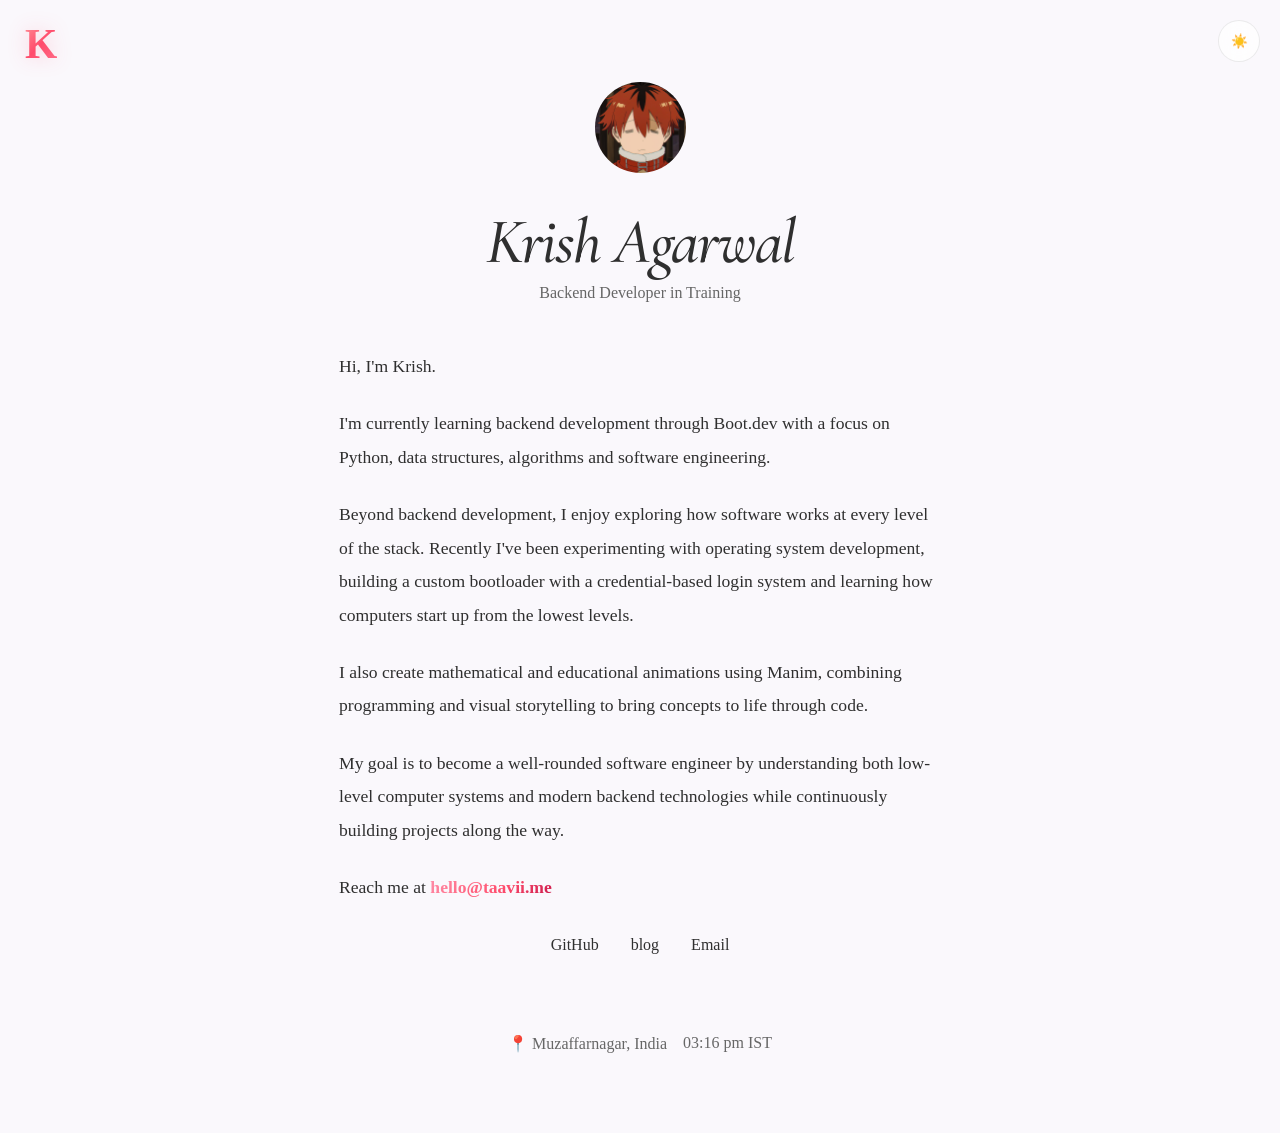
<file: index.html>
<!DOCTYPE html>
<html lang="en">
<head>
    <meta charset="UTF-8">
    <meta name="viewport" content="width=device-width, initial-scale=1.0">
    <title>Krish Agrawal</title>
    <link rel="icon" type="image/png" href="favicon.png">

    <link rel="stylesheet" href="style.css">
    <link rel="preconnect" href="https://fonts.googleapis.com">
    <link rel="preconnect" href="https://fonts.gstatic.com" crossorigin>

    <link href="https://fonts.googleapis.com/css2?family=Cormorant+Garamond:ital,wght@1,500;1,600&display=swap" rel="stylesheet">
</head>

<body>

    <header class="site-header">
        <div class="logo">K</div>
    </header>

    <button id="theme-toggle">☀️</button>

    <main class="container">

        <img
            src="assets/profile.jpg"
            alt="Profile Picture"
            class="profile-pic"
        >

        <h1>Krish Agarwal</h1>

        <p class="subtitle">
            Backend Developer in Training
        </p>

        <section class="about">

            <section class="about">


                <p>
                    Hi, I'm Krish.
                </p>

                <p>
                    I'm currently learning backend development through
                    Boot.dev with a focus on Python, data structures,
                    algorithms and software engineering.
                </p>

                <p>
                    Beyond backend development, I enjoy exploring how software
                    works at every level of the stack. Recently I've been
                    experimenting with operating system development, building a
                    custom bootloader with a credential-based login system and
                    learning how computers start up from the lowest levels.
                </p>

                <p>
                    I also create mathematical and educational animations using
                    Manim, combining programming and visual storytelling to bring
                    concepts to life through code.
                </p>

                <p>
                    My goal is to become a well-rounded software engineer by
                    understanding both low-level computer systems and modern
                    backend technologies while continuously building projects
                    along the way.
                </p>

                <p>
                    Reach me at
                    <a href="mailto:hello@taavii.me" class="email-link">
                        hello@taavii.me
                    </a>
                </p>
                

</section>


        </section>

        <nav class="links">
            <a href="https://github.com/Kimiikkk" target="_blank">GitHub</a>
            <a href="blog/index.html">blog</a>
            <a href="https://mail.google.com/mail/?view=cm&fs=1&to=hello@taavii.me" target="_blank">
    Email
</a>
        </nav>

        <footer>
            <span>📍 Muzaffarnagar, India</span>
            <span id="clock"></span>
        </footer>

    </main>

    <script src="script.js"></script>

</body>
</html>
</file>
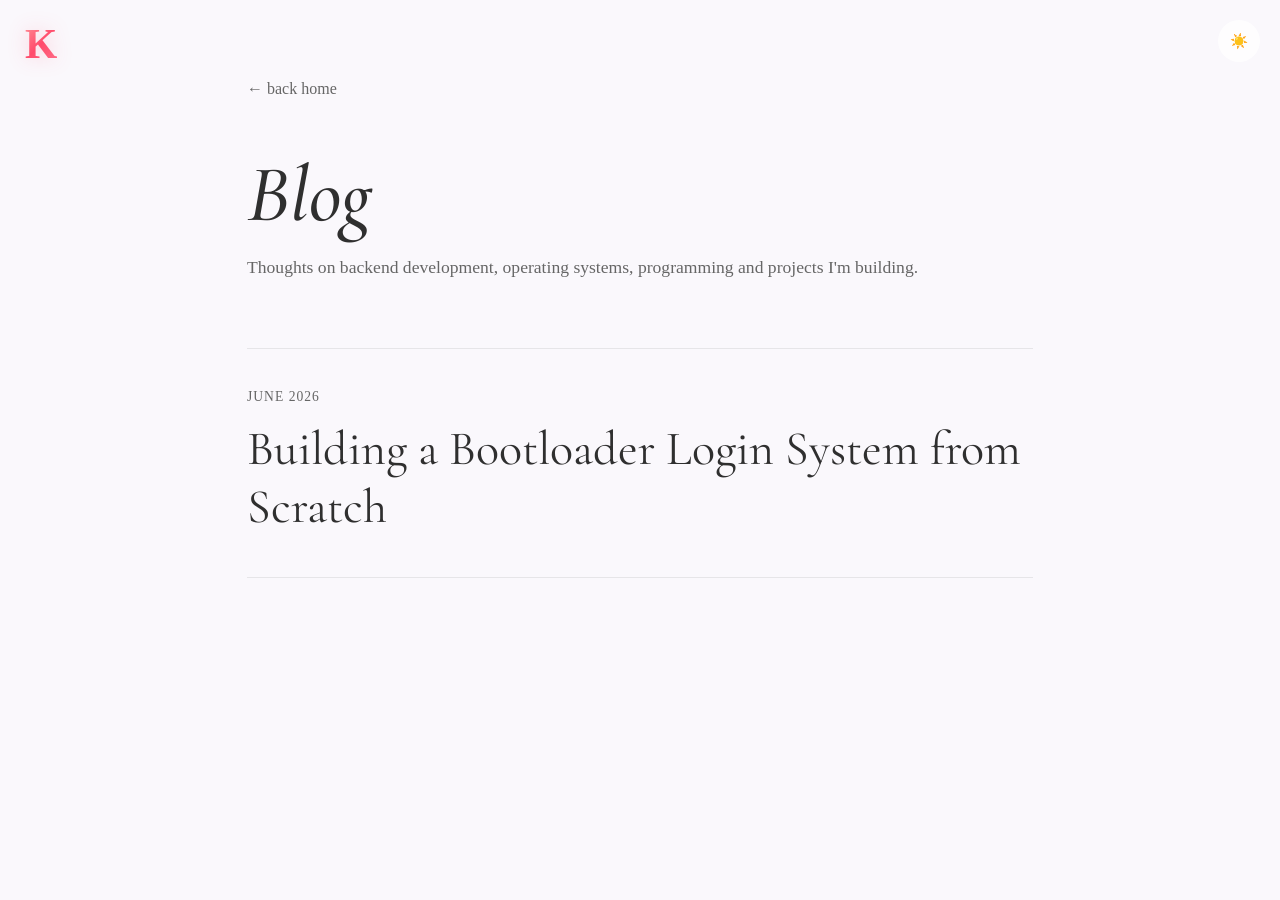
<file: blog/index.html>
<!DOCTYPE html>

<html lang="en">

<head>


<meta charset="UTF-8">
<meta name="viewport" content="width=device-width, initial-scale=1.0">

<title>Blog | Krish Agrawal</title>

<link rel="stylesheet" href="blog.css">

<link rel="preconnect" href="https://fonts.googleapis.com">
<link rel="preconnect" href="https://fonts.gstatic.com" crossorigin>

<link href="https://fonts.googleapis.com/css2?family=Cormorant+Garamond:wght@400;500;600&display=swap" rel="stylesheet">


</head>

<body>


<header class="site-header">
    <div class="logo">K</div>
</header>

<button id="theme-toggle">☀️</button>

<div class="container">

    <a href="../index.html" class="back">
        ← back home
    </a>

    <h1>Blog</h1>

    <p class="subtitle">
        Thoughts on backend development, operating systems,
        programming and projects I'm building.
    </p>

    <a href="os-login-system.html" class="post">

        <div class="date">
            June 2026
        </div>

        <div class="title">
            Building a Bootloader Login System from Scratch
        </div>

    </a>

</div>

<script>

    const toggleBtn = document.getElementById("theme-toggle");

    if (localStorage.getItem("theme") === "dark") {

        document.body.classList.add("dark");

        toggleBtn.innerHTML = "🌙";

    }

    toggleBtn.addEventListener("click", () => {

        document.body.classList.toggle("dark");

        const darkMode =
            document.body.classList.contains("dark");

        localStorage.setItem(
            "theme",
            darkMode ? "dark" : "light"
        );

        toggleBtn.innerHTML =
            darkMode ? "🌙" : "☀️";

    });

</script>

</body>

</html>
</file>
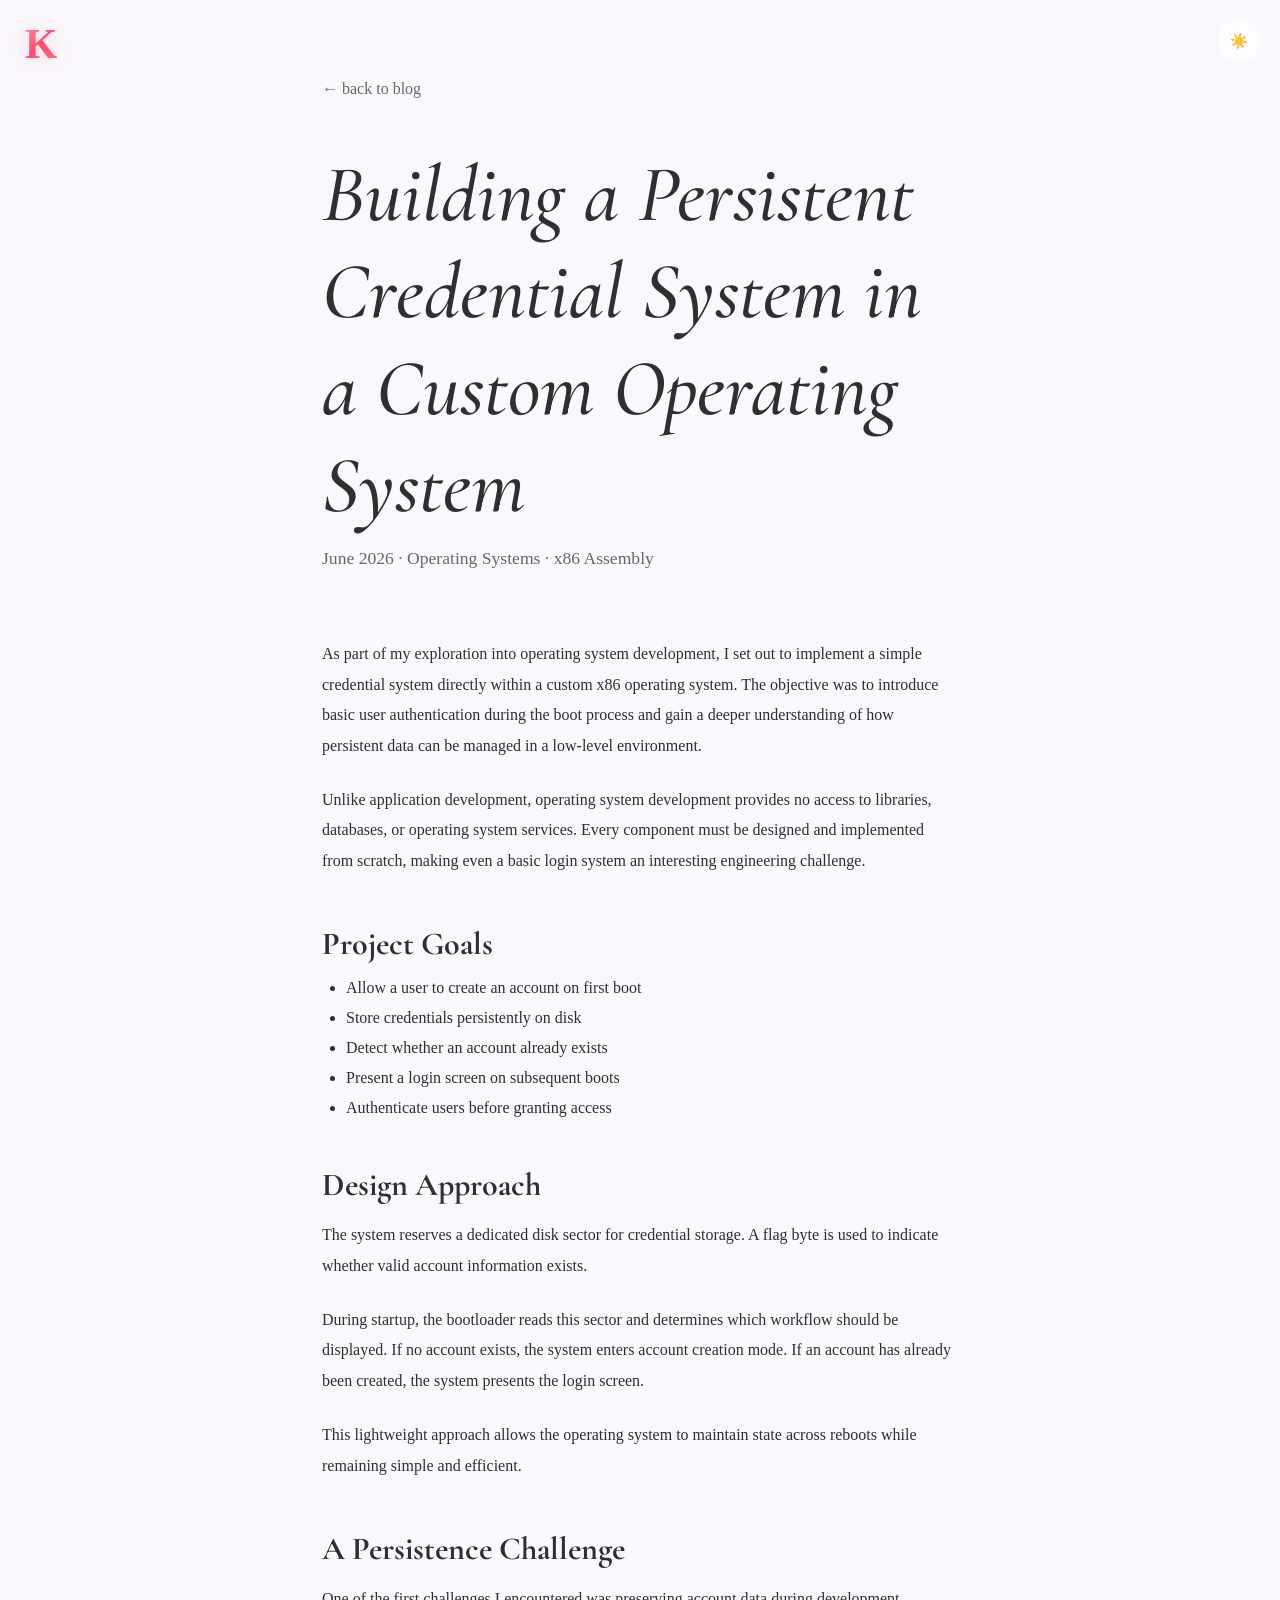
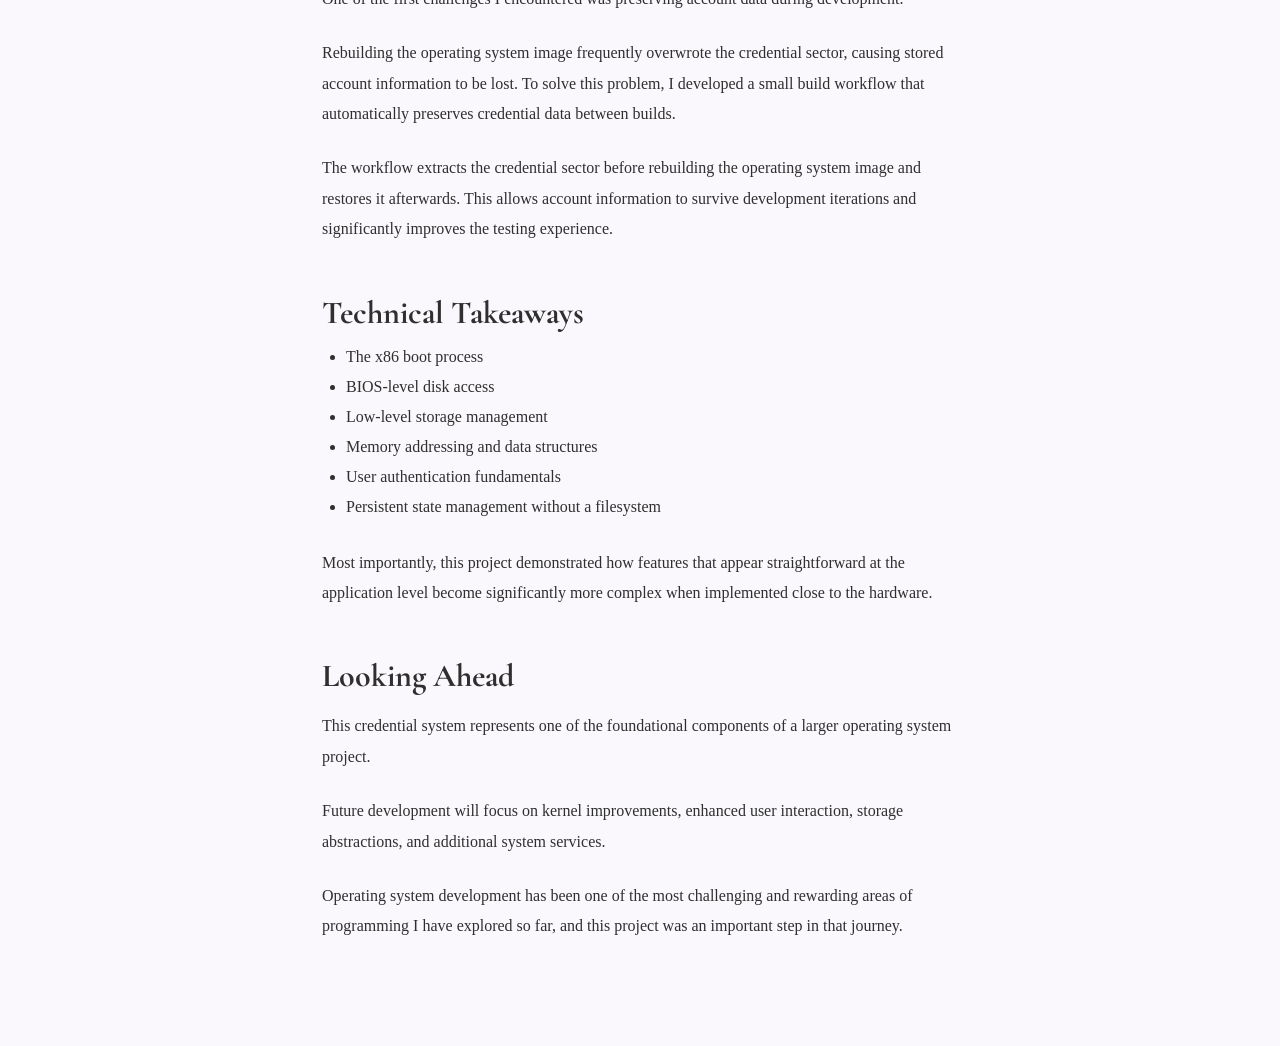
<file: blog/os-login-system.html>
<!DOCTYPE html>

<html lang="en">

<head>


<meta charset="UTF-8">
<meta name="viewport" content="width=device-width, initial-scale=1.0">

<title>
    Building a Persistent Credential System in a Custom Operating System
</title>

<link rel="stylesheet" href="blog.css">

<link rel="preconnect" href="https://fonts.googleapis.com">
<link rel="preconnect" href="https://fonts.gstatic.com" crossorigin>

<link href="https://fonts.googleapis.com/css2?family=Cormorant+Garamond:wght@400;500;600&display=swap" rel="stylesheet">


</head>

<body>

<header class="site-header">
    <div class="logo">K</div>
</header>

<button id="theme-toggle">☀️</button>

<div class="container article-container">

    <a href="index.html" class="back">
        ← back to blog
    </a>

    <h1>
        Building a Persistent Credential System in a Custom Operating System
    </h1>

    <p class="subtitle">
        June 2026 · Operating Systems · x86 Assembly
    </p>

    <p>
        As part of my exploration into operating system
        development, I set out to implement a simple credential
        system directly within a custom x86 operating system.
        The objective was to introduce basic user authentication
        during the boot process and gain a deeper understanding
        of how persistent data can be managed in a low-level
        environment.
    </p>

    <p>
        Unlike application development, operating system
        development provides no access to libraries, databases,
        or operating system services. Every component must be
        designed and implemented from scratch, making even a
        basic login system an interesting engineering challenge.
    </p>

    <h2>Project Goals</h2>

    <ul>
        <li>Allow a user to create an account on first boot</li>
        <li>Store credentials persistently on disk</li>
        <li>Detect whether an account already exists</li>
        <li>Present a login screen on subsequent boots</li>
        <li>Authenticate users before granting access</li>
    </ul>

    <h2>Design Approach</h2>

    <p>
        The system reserves a dedicated disk sector for
        credential storage. A flag byte is used to indicate
        whether valid account information exists.
    </p>

    <p>
        During startup, the bootloader reads this sector and
        determines which workflow should be displayed. If no
        account exists, the system enters account creation mode.
        If an account has already been created, the system
        presents the login screen.
    </p>

    <p>
        This lightweight approach allows the operating system to
        maintain state across reboots while remaining simple and
        efficient.
    </p>

    <h2>A Persistence Challenge</h2>

    <p>
        One of the first challenges I encountered was preserving
        account data during development.
    </p>

    <p>
        Rebuilding the operating system image frequently
        overwrote the credential sector, causing stored account
        information to be lost. To solve this problem, I
        developed a small build workflow that automatically
        preserves credential data between builds.
    </p>

    <p>
        The workflow extracts the credential sector before
        rebuilding the operating system image and restores it
        afterwards. This allows account information to survive
        development iterations and significantly improves the
        testing experience.
    </p>

    <h2>Technical Takeaways</h2>

    <ul>
        <li>The x86 boot process</li>
        <li>BIOS-level disk access</li>
        <li>Low-level storage management</li>
        <li>Memory addressing and data structures</li>
        <li>User authentication fundamentals</li>
        <li>Persistent state management without a filesystem</li>
    </ul>

    <p>
        Most importantly, this project demonstrated how features
        that appear straightforward at the application level
        become significantly more complex when implemented close
        to the hardware.
    </p>

    <h2>Looking Ahead</h2>

    <p>
        This credential system represents one of the
        foundational components of a larger operating system
        project.
    </p>

    <p>
        Future development will focus on kernel improvements,
        enhanced user interaction, storage abstractions, and
        additional system services.
    </p>

    <p>
        Operating system development has been one of the most
        challenging and rewarding areas of programming I have
        explored so far, and this project was an important step
        in that journey.
    </p>

</div>

<script>

    const toggleBtn =
        document.getElementById("theme-toggle");

    if (localStorage.getItem("theme") === "dark") {

        document.body.classList.add("dark");

        toggleBtn.innerHTML = "🌙";

    } else {

        toggleBtn.innerHTML = "☀️";
    }

    toggleBtn.addEventListener("click", () => {

        document.body.classList.toggle("dark");

        const darkMode =
            document.body.classList.contains("dark");

        localStorage.setItem(
            "theme",
            darkMode ? "dark" : "light"
        );

        toggleBtn.innerHTML =
            darkMode ? "🌙" : "☀️";

    });

</script>


</body>

</html>
</file>
<file: style.css>
* {
    margin: 0;
    padding: 0;
    box-sizing: border-box;
}

:root {
    --bg: #faf8fc;
    --text: #2f2f2f;
    --secondary: #666;
}

body.dark {
    --bg: #111111;
    --text: #f4f4f4;
    --secondary: #b0b0b0;
}

body {
    background: var(--bg);
    color: var(--text);

    font-family: Georgia, serif;

    min-height: 100vh;

    transition: 0.3s;
}

.container {
    max-width: 650px;

    margin: 0 auto;

    padding: 5rem 1.5rem;

    text-align: center;
}

.profile-pic {
    width: 95px;
    height: 95px;

    border-radius: 50%;

    object-fit: cover;

    margin-bottom: 1.5rem;

    transition:
        transform 0.3s ease,
        box-shadow 0.3s ease,
        border-color 0.3s ease;

    border: 2px solid transparent;
}
.profile-pic:hover {

    transform: scale(1.03);

    border-color: #ff758f;

    box-shadow:
        0 0 10px rgba(255, 117, 143, 0.35);
}

h1 {
    font-family: "Cormorant Garamond", serif;
    font-style: italic;
    font-weight: 500;

    font-size: 4rem;

    letter-spacing: -2px;

    margin-bottom: 0.25rem;

    transition:
        transform 0.3s ease,
        background 0.3s ease,
        color 0.3s ease;
}

h1:hover {

    background: linear-gradient(
        135deg,
        #ff8fab 0%,
        #ff4d6d 50%,
        #c9184a 100%
    );

    -webkit-background-clip: text;
    background-clip: text;

    color: transparent;

    text-shadow:
        0 0 12px rgba(255, 77, 109, 0.15);

    transform: scale(1.02);
}

.subtitle {
    color: var(--secondary);

    margin-bottom: 3rem;
}

.about {
    text-align: left;

    line-height: 1.9;

    font-size: 1.1rem;
}

.about p {
    margin-bottom: 1.5rem;
}

.links {
    margin-top: 2rem;

    display: flex;

    justify-content: center;

    gap: 2rem;
}

.links a {
    text-decoration: none;

    color: var(--text);
}

.links a:hover {
    text-decoration: underline;
}

footer {
    margin-top: 5rem;

    color: var(--secondary);

    display: flex;

    justify-content: center;

    gap: 1rem;
}

#theme-toggle {
    position: fixed;

    top: 20px;
    right: 20px;

    width: 42px;
    height: 42px;

    border-radius: 50%;

    border: 1px solid rgba(0, 0, 0, 0.08);

    background: rgba(255, 255, 255, 0.75);

    color: #222;

    font-size: 0.85rem;

    cursor: pointer;

    backdrop-filter: blur(10px);

    box-shadow: none;

    outline: none;

    z-index: 1000;

    transition:
        transform 0.3s ease,
        background 0.3s ease,
        border-color 0.3s ease,
        color 0.3s ease;
}

#theme-toggle:hover {
    transform: scale(1.08);
}

#theme-toggle:focus {
    outline: none;
    box-shadow: none;
}

/* DARK MODE BUTTON */

body.dark #theme-toggle {

    background: #1a1a1a;

    border: 1px solid #2a2a2a;

    color: #f5f5f5;

    box-shadow: none;
}

body.dark #theme-toggle:hover {

    background: #242424;

    border-color: #333333;

    transform: scale(1.08);

    box-shadow: none;
}
 
.site-header{
    position: absolute;
    top: 20px;
    left: 25px;
    z-index: 1000;
}

.logo{
    font-size: 2.6rem;
    font-weight: 800;
    font-family: Georgia, serif;

    background: linear-gradient(
        135deg,
        #ff9a9e 0%,
        #ff4d6d 50%,
        #ff758f 100%
    );

    -webkit-background-clip: text;
    background-clip: text;

    color: transparent;

    text-shadow:
        0 0 20px rgba(255, 77, 109, 0.25);

    cursor: default;

    user-select: none;

    transition:
        transform 0.3s ease,
        filter 0.3s ease;
}

.logo:hover{
    transform: scale(1.08);
    filter: brightness(1.1);
}

.email-link {

    background: linear-gradient(
        135deg,
        #ff8fab 0%,
        #ff758f 25%,
        #ff4d6d 60%,
        #c9184a 100%
    );

    -webkit-background-clip: text;
    background-clip: text;

    -webkit-text-fill-color: transparent;
    color: transparent;

    font-weight: 700;

    text-decoration: none;
}

/* INITIAL HIDDEN STATE */

.profile-pic,
h1,
.subtitle,
.about,
.links,
footer {
    opacity: 0;
    transform: translateY(20px);
}

/* ANIMATIONS */

.profile-pic {
    animation: fadeUp 0.8s ease forwards;
}

h1 {
    animation: fadeUp 0.8s ease forwards;
    animation-delay: 0.2s;
}

.subtitle {
    animation: fadeUp 0.8s ease forwards;
    animation-delay: 0.4s;
}

.about {
    animation: fadeUp 0.8s ease forwards;
    animation-delay: 0.6s;
}

.links {
    animation: fadeUp 0.8s ease forwards;
    animation-delay: 0.9s;
}

footer {
    animation: fadeUp 0.8s ease forwards;
    animation-delay: 1.1s;
}

/* KEYFRAMES */

@keyframes fadeUp {
    from {
        opacity: 0;
        transform: translateY(20px);
    }

    to {
        opacity: 1;
        transform: translateY(0);
    }
}
</file>
<file: blog/blog.css>
/* =========================
   RESET
========================= */

*{
    margin:0;
    padding:0;
    box-sizing:border-box;
}

/* =========================
   THEME VARIABLES
========================= */

:root{
    --bg:#faf8fc;
    --text:#2f2f2f;
    --secondary:#666;
    --border:rgba(0,0,0,0.08);
}

body.dark{
    --bg:#111111;
    --text:#f4f4f4;
    --secondary:#b0b0b0;
    --border:rgba(255,255,255,0.08);
}

/* =========================
   BODY
========================= */

body{

    background:var(--bg);
    color:var(--text);

    font-family:Georgia, serif;

    min-height:100vh;

    transition:
        background .3s ease,
        color .3s ease;
}

/* =========================
   LOGO
========================= */

.site-header{

    position:fixed;

    top:20px;
    left:25px;

    z-index:1000;
}

.logo{

    font-size:2.6rem;
    font-weight:800;

    font-family:Georgia, serif;

    background:linear-gradient(
        135deg,
        #ff9a9e 0%,
        #ff4d6d 50%,
        #ff758f 100%
    );

    -webkit-background-clip:text;
    background-clip:text;

    color:transparent;

    text-shadow:
        0 0 20px rgba(255,77,109,.25);

    user-select:none;

    transition:.3s ease;
}

.logo:hover{

    transform:scale(1.08);
}

/* =========================
   THEME BUTTON
========================= */

#theme-toggle{

    position:fixed;

    top:20px;
    right:20px;

    width:42px;
    height:42px;

    border-radius:50%;

    border:none;

    background:rgba(255,255,255,.75);

    cursor:pointer;

    font-size:.9rem;

    transition:.3s ease;

    z-index:1000;
}

body.dark #theme-toggle{

    background:#1a1a1a;
    color:#fff;
}

#theme-toggle:hover{

    transform:scale(1.08);
}

/* =========================
   BLOG CONTAINER
========================= */

.container{

    max-width:850px;

    margin:0 auto;

    padding:5rem 2rem;
}

/* =========================
   BLOG TITLE
========================= */

h1{

    font-family:"Cormorant Garamond", serif;

    font-style:italic;

    font-weight:500;

    font-size:5rem;

    margin-top:1rem;

    margin-bottom:.5rem;
}

.subtitle{

    color:var(--secondary);

    font-size:1.1rem;

    margin-bottom:4rem;
}

/* =========================
   POSTS
========================= */

.post{

    display:block;

    text-decoration:none;

    color:inherit;

    padding:2.5rem 0;

    border-top:1px solid var(--border);

    transition:.3s ease;
}

.post:last-child{

    border-bottom:1px solid var(--border);
}

.date{

    color:var(--secondary);

    font-size:.85rem;

    text-transform:uppercase;

    letter-spacing:1px;

    margin-bottom:1rem;
}

.title{

    font-family:"Cormorant Garamond", serif;

    font-size:3rem;

    line-height:1.2;

    transition:.3s ease;
}

.post:hover .title{

    background:linear-gradient(
        135deg,
        #ff8fab,
        #ff4d6d,
        #c9184a
    );

    -webkit-background-clip:text;
    background-clip:text;

    -webkit-text-fill-color:transparent;

    transform:translateX(6px);
}

/* =========================
   BACK LINK
========================= */

.back{

    display:inline-block;

    margin-bottom:2rem;

    color:var(--secondary);

    text-decoration:none;
}

.back:hover{

    color:var(--text);
}

/* =========================
   MOBILE
========================= */

@media (max-width:768px){

    .container{

        padding:5rem 1.5rem;
    }

    h1{

        font-size:4rem;
    }

    .title{

        font-size:2rem;
    }

    .logo{

        font-size:2rem;
    }
}

.article-container{
    max-width:700px;
}

h2{
    font-family:"Cormorant Garamond", serif;

    font-size:2rem;

    margin-top:3rem;
    margin-bottom:1rem;
}

p{
    line-height:1.9;

    margin-bottom:1.5rem;
}

ul{
    padding-left:1.5rem;

    margin-bottom:2rem;
}

li{
    margin-bottom:.75rem;
}
</file>
